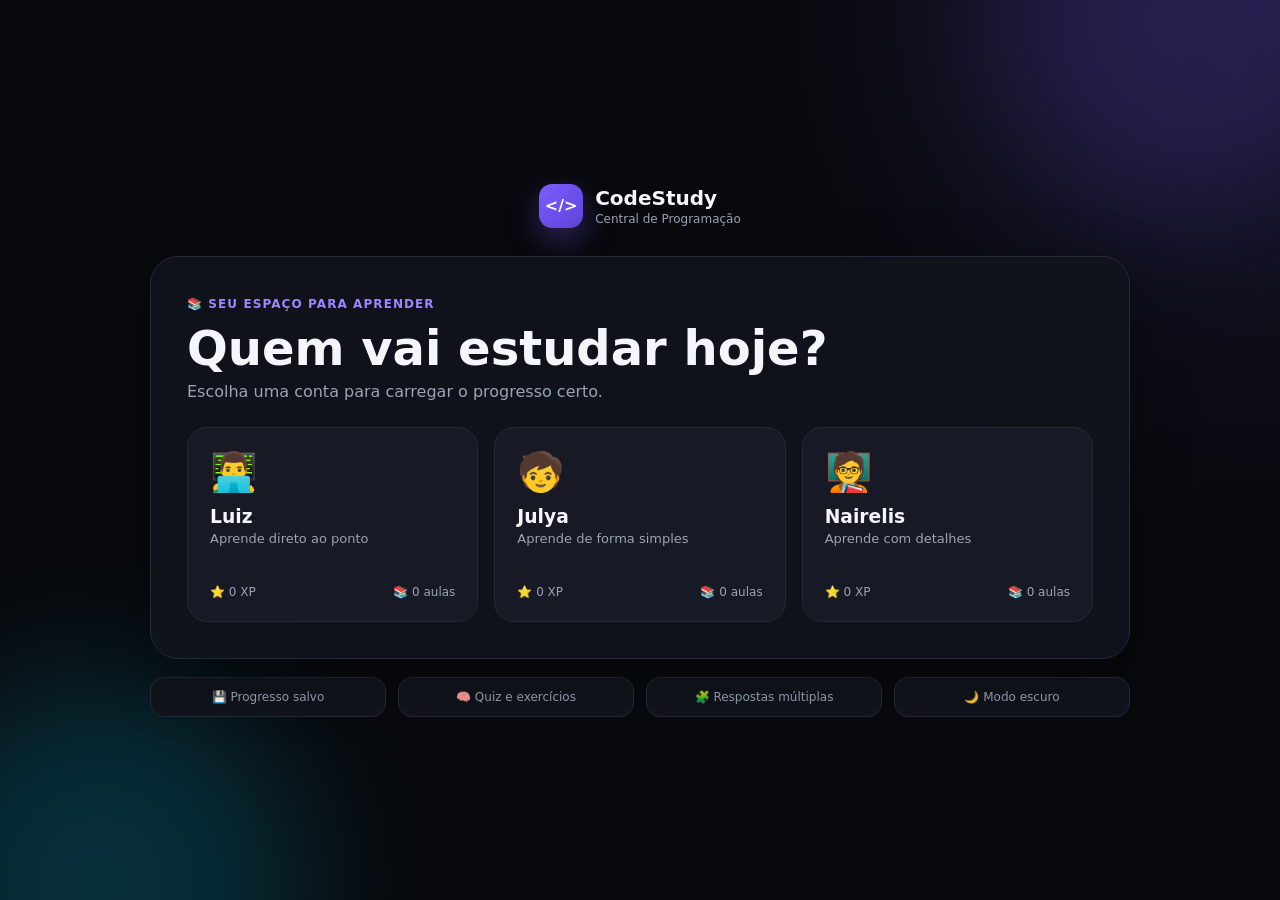
<file: codestudy/index.html>
<!DOCTYPE html>
<html lang="pt-BR">
<head>
  <meta charset="UTF-8" />
  <meta name="viewport" content="width=device-width, initial-scale=1.0" />
  <meta name="theme-color" content="#7c5cff" />
  <title>CodeStudy — Central de Programação</title>
  <link rel="stylesheet" href="style.css" />
</head>
<body>
  <div id="app" class="app">
    <div id="toast" class="toast" role="status" aria-live="polite"></div>

    <section id="profileScreen" class="screen profile-screen active">
      <div class="profile-glow glow-one"></div>
      <div class="profile-glow glow-two"></div>
      <div class="profile-wrap">
        <div class="brand brand-center">
          <div class="brand-mark">&lt;/&gt;</div>
          <div>
            <h1>CodeStudy</h1>
            <p>Central de Programação</p>
          </div>
        </div>

        <div class="hero-card">
          <span class="eyebrow">📚 Seu espaço para aprender</span>
          <h2>Quem vai estudar hoje?</h2>
          <p>Escolha uma conta para carregar o progresso certo.</p>

          <div id="profileOptions" class="profile-grid"></div>

          <button id="continueLastProfile" class="btn btn-ghost hidden">
            ↩ Continuar como <span id="lastProfileName"></span>
          </button>
        </div>

        <div class="feature-row">
          <div>💾 Progresso salvo</div>
          <div>🧠 Quiz e exercícios</div>
          <div>🧩 Respostas múltiplas</div>
          <div>🌙 Modo escuro</div>
        </div>
      </div>
    </section>

    <div id="mainShell" class="main-shell hidden">
      <aside id="sidebar" class="sidebar">
        <div class="sidebar-top">
          <div class="brand">
            <div class="brand-mark">&lt;/&gt;</div>
            <div>
              <strong>CodeStudy</strong>
              <span>Central de Programação</span>
            </div>
          </div>
          <button id="mobileClose" class="icon-btn mobile-only" title="Fechar menu">✕</button>
        </div>

        <div class="current-profile" id="currentProfileCard"></div>

        <nav class="nav-menu">
          <button class="nav-btn active" data-view="dashboard">🏠 <span>Início</span></button>
          <button class="nav-btn" data-view="study">📖 <span>Estudo</span></button>
          <button class="nav-btn" data-view="lessons">🎓 <span>Aulas</span></button>
          <button class="nav-btn" data-view="exercises">🧩 <span>Exercícios</span></button>
          <button class="nav-btn" data-view="quiz">🧠 <span>Quiz</span></button>
          <button class="nav-btn" data-view="progress">📊 <span>Progresso</span></button>
        </nav>

        <div class="sidebar-bottom">
          <button id="themeToggle" class="nav-btn">🌙 <span>Alternar tema</span></button>
          <button id="changeProfile" class="nav-btn">👤 <span>Trocar perfil</span></button>
        </div>
      </aside>

      <main class="content-area">
        <header class="topbar">
          <button id="mobileMenu" class="icon-btn mobile-only" title="Abrir menu">☰</button>
          <div class="topbar-title">
            <div>
              <span class="muted">Olá,</span>
              <strong id="topProfileName">Luiz</strong>
            </div>
            <span id="topProfileTag" class="profile-tag"></span>
          </div>
          <div class="top-actions">
            <button id="searchFocus" class="icon-btn" title="Pesquisar">🔎</button>
            <div class="xp-pill">⭐ <span id="headerXP">0</span> XP</div>
          </div>
        </header>

        <div id="searchBar" class="search-bar hidden">
          <input id="searchInput" type="search" placeholder="Pesquisar linguagem, conceito ou aula..." />
          <button id="searchClose" class="icon-btn">✕</button>
          <div id="searchResults" class="search-results"></div>
        </div>

        <section id="dashboardView" class="view active"></section>
        <section id="studyView" class="view"></section>
        <section id="lessonsView" class="view"></section>
        <section id="exercisesView" class="view"></section>
        <section id="quizView" class="view"></section>
        <section id="progressView" class="view"></section>
      </main>
    </div>

    <div id="modal" class="modal hidden" aria-hidden="true">
      <div class="modal-backdrop" data-close-modal="true"></div>
      <div class="modal-dialog" role="dialog" aria-modal="true" aria-labelledby="modalTitle">
        <button id="modalClose" class="modal-close">✕</button>
        <div id="modalContent"></div>
      </div>
    </div>
  </div>

  <script src="script.js"></script>
</body>
</html>
</file>
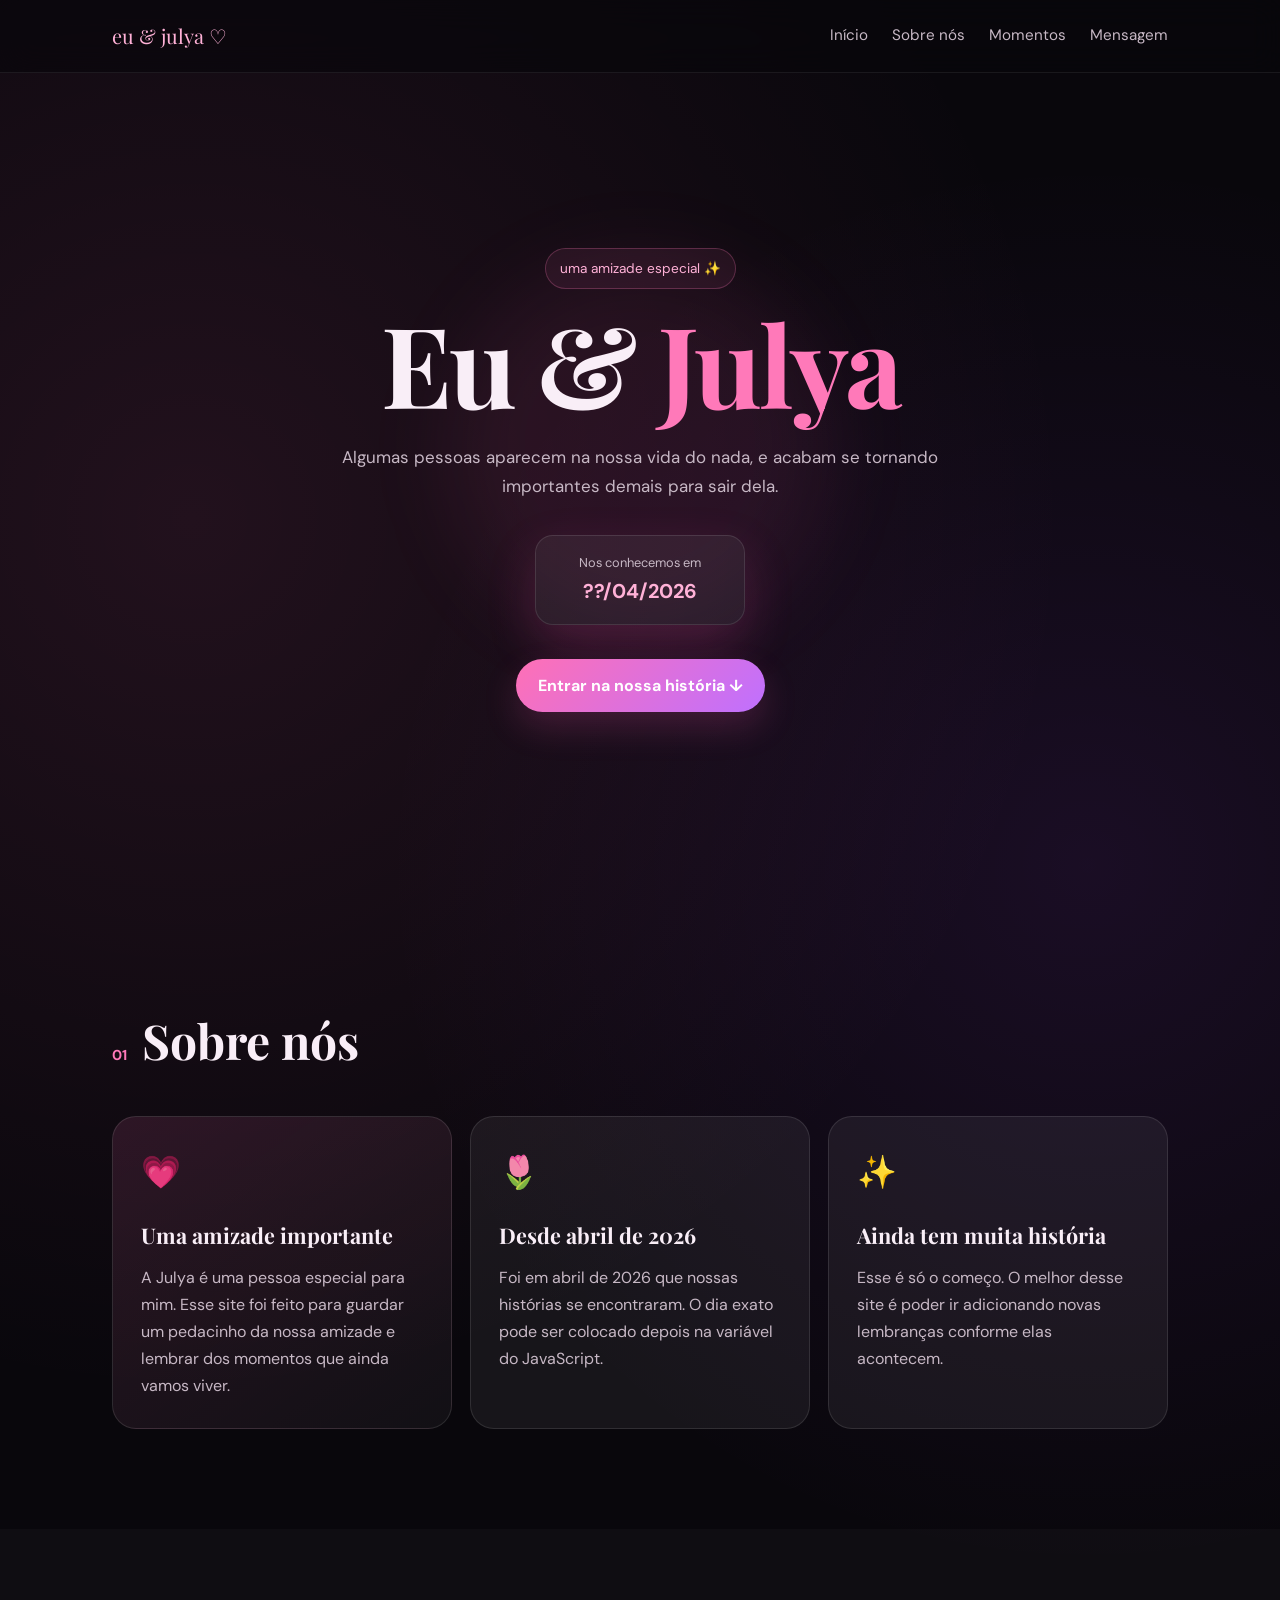
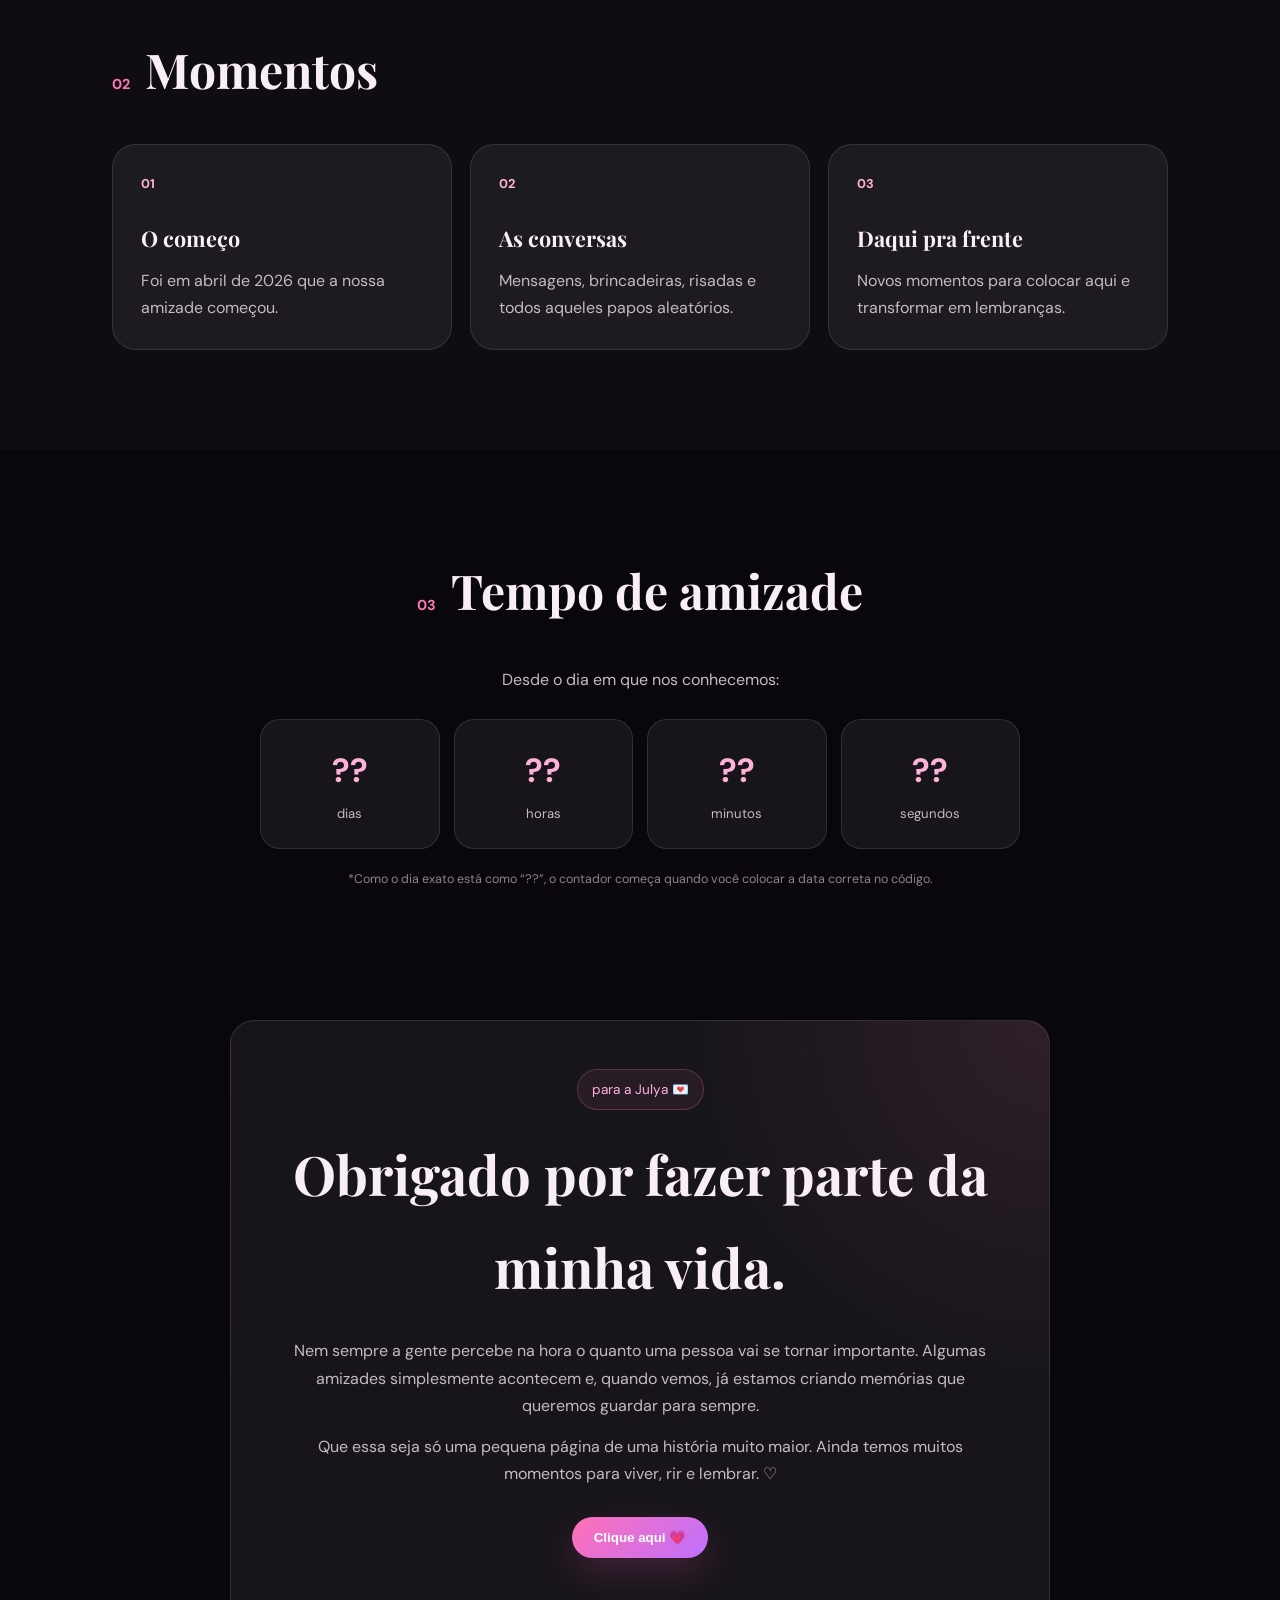
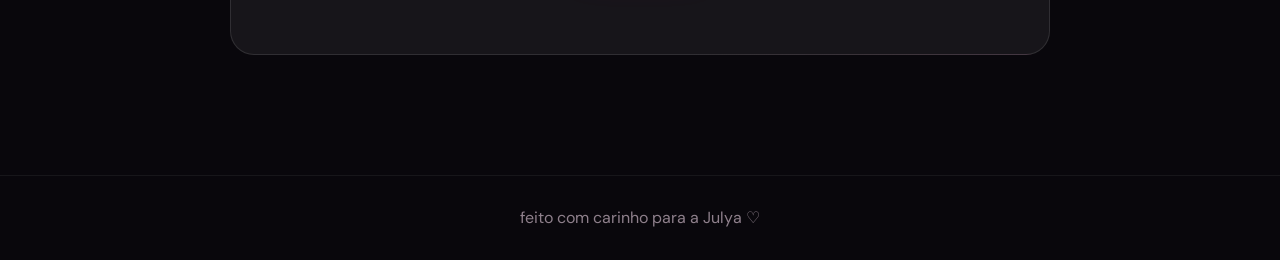
<file: aura/site amzd/index.html>
<!DOCTYPE html>
<html lang="pt-BR">
<head>
  <meta charset="UTF-8">
  <meta name="viewport" content="width=device-width, initial-scale=1.0">
  <title>Eu & Julya 💗</title>
  <link rel="stylesheet" href="style.css">
</head>
<body>
  <div class="hearts"></div>

  <header>
    <nav class="navbar">
      <div class="logo">eu & julya ♡</div>
      <button class="menu-btn" id="menuBtn">☰</button>
      <div class="nav-links" id="navLinks">
        <a href="#inicio">Início</a>
        <a href="#sobre">Sobre nós</a>
        <a href="#momentos">Momentos</a>
        <a href="#mensagem">Mensagem</a>
      </div>
    </nav>
  </header>

  <main>
    <section class="hero" id="inicio">
      <div class="hero-content">
        <span class="tag">uma amizade especial ✨</span>
        <h1>Eu & <span>Julya</span></h1>
        <p class="subtitle">
          Algumas pessoas aparecem na nossa vida do nada,
          e acabam se tornando importantes demais para sair dela.
        </p>

        <div class="date-card">
          <span>Nos conhecemos em</span>
          <strong>??/04/2026</strong>
        </div>

        <a href="#sobre" class="main-btn">Entrar na nossa história ↓</a>
      </div>
    </section>

    <section class="section" id="sobre">
      <div class="section-title">
        <span>01</span>
        <h2>Sobre nós</h2>
      </div>

      <div class="about-grid">
        <div class="card highlight">
          <div class="icon">💗</div>
          <h3>Uma amizade importante</h3>
          <p>
            A Julya é uma pessoa especial para mim. Esse site foi feito
            para guardar um pedacinho da nossa amizade e lembrar dos
            momentos que ainda vamos viver.
          </p>
        </div>

        <div class="card">
          <div class="icon">🌷</div>
          <h3>Desde abril de 2026</h3>
          <p>
            Foi em abril de 2026 que nossas histórias se encontraram.
            O dia exato pode ser colocado depois na variável do JavaScript.
          </p>
        </div>

        <div class="card">
          <div class="icon">✨</div>
          <h3>Ainda tem muita história</h3>
          <p>
            Esse é só o começo. O melhor desse site é poder ir adicionando
            novas lembranças conforme elas acontecem.
          </p>
        </div>
      </div>
    </section>

    <section class="section darker" id="momentos">
      <div class="section-title">
        <span>02</span>
        <h2>Momentos</h2>
      </div>

      <div class="moments">
        <article class="moment">
          <div class="moment-number">01</div>
          <h3>O começo</h3>
          <p>Foi em abril de 2026 que a nossa amizade começou.</p>
        </article>

        <article class="moment">
          <div class="moment-number">02</div>
          <h3>As conversas</h3>
          <p>Mensagens, brincadeiras, risadas e todos aqueles papos aleatórios.</p>
        </article>

        <article class="moment">
          <div class="moment-number">03</div>
          <h3>Daqui pra frente</h3>
          <p>Novos momentos para colocar aqui e transformar em lembranças.</p>
        </article>
      </div>
    </section>

    <section class="section counter-section">
      <div class="section-title center-title">
        <span>03</span>
        <h2>Tempo de amizade</h2>
      </div>

      <p class="counter-text">Desde o dia em que nos conhecemos:</p>

      <div class="counter" id="counter">
        <div class="counter-box"><strong id="days">0</strong><span>dias</span></div>
        <div class="counter-box"><strong id="hours">0</strong><span>horas</span></div>
        <div class="counter-box"><strong id="minutes">0</strong><span>minutos</span></div>
        <div class="counter-box"><strong id="seconds">0</strong><span>segundos</span></div>
      </div>

      <p class="small-note">*Como o dia exato está como “??”, o contador começa quando você colocar a data correta no código.</p>
    </section>

    <section class="section message-section" id="mensagem">
      <div class="message-card">
        <span class="tag">para a Julya 💌</span>
        <h2>Obrigado por fazer parte da minha vida.</h2>
        <p>
          Nem sempre a gente percebe na hora o quanto uma pessoa vai se tornar
          importante. Algumas amizades simplesmente acontecem e, quando vemos,
          já estamos criando memórias que queremos guardar para sempre.
        </p>
        <p>
          Que essa seja só uma pequena página de uma história muito maior.
          Ainda temos muitos momentos para viver, rir e lembrar. ♡
        </p>

        <button class="surprise-btn" id="surpriseBtn">Clique aqui 💗</button>
        <p class="surprise" id="surpriseMessage"></p>
      </div>
    </section>
  </main>

  <footer>
    <p>feito com carinho para a Julya ♡</p>
  </footer>

  <script src="script.js"></script>
</body>
</html>
</file>
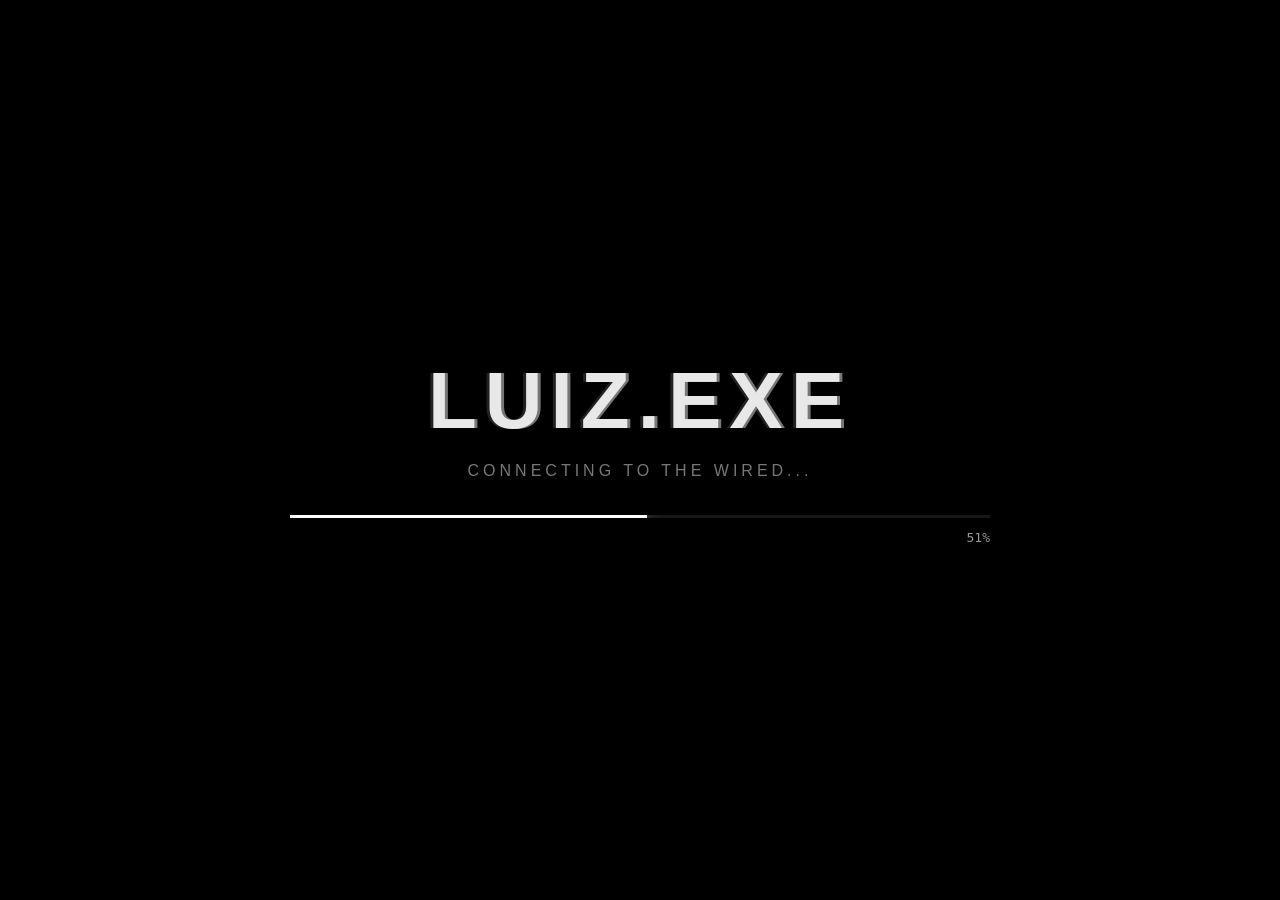
<file: Pessoal/punpun-dev/index.html>
<!DOCTYPE html>

<html lang="pt-BR">
<head>
    <meta charset="UTF-8">
    <meta name="viewport" content="width=device-width, initial-scale=1.0">

```
<title>LUIZ.EXE — Wired</title>

<meta
    name="description"
    content="Um espaço perdido entre a Wired, Lain e Punpun."
>

<style>
    * {
        margin: 0;
        padding: 0;
        box-sizing: border-box;
    }

    html {
        scroll-behavior: smooth;
    }

    body {
        background: #050505;
        color: #e8e8e8;
        font-family: Arial, Helvetica, sans-serif;
        overflow-x: hidden;
    }

    body::before {
        content: "";
        position: fixed;
        inset: 0;
        pointer-events: none;
        z-index: 9998;
        background:
            linear-gradient(
                rgba(255,255,255,0.015) 50%,
                transparent 50%
            );
        background-size: 100% 4px;
        opacity: .18;
    }

    body::after {
        content: "";
        position: fixed;
        inset: 0;
        pointer-events: none;
        z-index: 9997;
        background: radial-gradient(
            circle at center,
            transparent 30%,
            rgba(0,0,0,.75) 100%
        );
    }

    ::selection {
        background: #fff;
        color: #000;
    }

    /* =========================
       LOADING
    ========================= */

    #loading {
        position: fixed;
        inset: 0;
        z-index: 10000;
        background: #000;
        display: flex;
        align-items: center;
        justify-content: center;
        flex-direction: column;
        transition: opacity 1s ease, visibility 1s ease;
    }

    #loading.hidden {
        opacity: 0;
        visibility: hidden;
    }

    .loading-box {
        width: min(700px, 85%);
    }

    .loading-title {
        font-size: clamp(2rem, 7vw, 5rem);
        font-weight: 900;
        letter-spacing: 8px;
        text-align: center;
        text-shadow:
            3px 0 #777,
            -3px 0 #222;
        animation: glitch 1s infinite;
    }

    .loading-subtitle {
        text-align: center;
        color: #777;
        margin-top: 15px;
        letter-spacing: 4px;
    }

    .loading-bar {
        width: 100%;
        height: 3px;
        background: #171717;
        margin-top: 35px;
        overflow: hidden;
    }

    .loading-progress {
        width: 0%;
        height: 100%;
        background: #fff;
        box-shadow: 0 0 15px #fff;
        transition: width .15s linear;
    }

    .loading-percent {
        margin-top: 12px;
        text-align: right;
        font-family: monospace;
        color: #999;
    }

    /* =========================
       INTRO
    ========================= */

    #intro {
        position: fixed;
        inset: 0;
        z-index: 9000;
        background: #030303;
        display: none;
        align-items: center;
        justify-content: center;
        text-align: center;
        padding: 30px;
    }

    .intro-content {
        max-width: 800px;
    }

    .intro-symbol {
        font-size: 5rem;
        color: #aaa;
        animation: pulse 2s infinite;
    }

    .intro-content h1 {
        font-size: clamp(3rem, 10vw, 8rem);
        letter-spacing: 15px;
        margin: 20px 0;
        text-transform: uppercase;
    }

    .intro-content p {
        color: #777;
        max-width: 600px;
        margin: auto;
        line-height: 1.8;
    }

    .enter-btn {
        margin-top: 35px;
        padding: 16px 40px;
        background: transparent;
        border: 1px solid #888;
        color: white;
        cursor: pointer;
        letter-spacing: 5px;
        transition: .3s;
    }

    .enter-btn:hover {
        background: white;
        color: black;
        box-shadow: 0 0 30px rgba(255,255,255,.3);
    }

    /* =========================
       SITE
    ========================= */

    #site {
        display: none;
    }

    header {
        position: fixed;
        top: 0;
        left: 0;
        width: 100%;
        height: 70px;
        z-index: 5000;
        display: flex;
        align-items: center;
        justify-content: space-between;
        padding: 0 6%;
        background: rgba(0,0,0,.7);
        backdrop-filter: blur(12px);
        border-bottom: 1px solid #171717;
    }

    .logo {
        font-family: monospace;
        font-size: 20px;
        font-weight: bold;
        letter-spacing: 4px;
    }

    .logo span {
        color: #666;
    }

    nav {
        display: flex;
        gap: 25px;
    }

    nav a {
        color: #777;
        text-decoration: none;
        font-size: 12px;
        letter-spacing: 2px;
        transition: .3s;
    }

    nav a:hover {
        color: white;
    }

    /* =========================
       HERO
    ========================= */

    .hero {
        min-height: 100vh;
        position: relative;
        display: flex;
        align-items: center;
        padding: 120px 8% 80px;
        overflow: hidden;
    }

    .hero::before {
        content: "WIRED";
        position: absolute;
        font-size: clamp(8rem, 25vw, 30rem);
        font-weight: 900;
        color: rgba(255,255,255,.015);
        right: -5%;
        bottom: -5%;
        pointer-events: none;
    }

    .hero-content {
        max-width: 850px;
        position: relative;
        z-index: 2;
    }

    .small-text {
        color: #666;
        letter-spacing: 5px;
        font-family: monospace;
        margin-bottom: 20px;
    }

    .hero h1 {
        font-size: clamp(4rem, 12vw, 11rem);
        line-height: .8;
        letter-spacing: -8px;
        text-transform: uppercase;
        text-shadow:
            5px 0 rgba(255,255,255,.08),
            -5px 0 rgba(255,255,255,.04);
    }

    .hero h1 span {
        display: block;
        color: #555;
    }

    .hero-description {
        max-width: 650px;
        margin-top: 35px;
        color: #888;
        line-height: 1.8;
        font-size: 16px;
    }

    .hero-buttons {
        margin-top: 35px;
        display: flex;
        gap: 15px;
        flex-wrap: wrap;
    }

    .hero-btn {
        padding: 14px 25px;
        border: 1px solid #444;
        color: white;
        text-decoration: none;
        font-size: 12px;
        letter-spacing: 3px;
        transition: .3s;
    }

    .hero-btn:hover {
        background: white;
        color: black;
        border-color: white;
    }

    .scroll {
        position: absolute;
        bottom: 35px;
        left: 8%;
        color: #555;
        font-family: monospace;
        font-size: 11px;
        letter-spacing: 3px;
        animation: bounce 2s infinite;
    }

    /* =========================
       SECTIONS
    ========================= */

    section {
        padding: 120px 8%;
        border-top: 1px solid #111;
    }

    .section-label {
        color: #555;
        font-family: monospace;
        letter-spacing: 4px;
        margin-bottom: 15px;
    }

    .section-title {
        font-size: clamp(2.5rem, 7vw, 6rem);
        text-transform: uppercase;
        letter-spacing: -3px;
        margin-bottom: 50px;
    }

    /* =========================
       CHARACTERS
    ========================= */

    .characters {
        display: grid;
        grid-template-columns: repeat(2, 1fr);
        gap: 25px;
    }

    .character {
        position: relative;
        min-height: 500px;
        overflow: hidden;
        border: 1px solid #222;
        background: #090909;
    }

    .character img {
        width: 100%;
        height: 100%;
        min-height: 500px;
        object-fit: cover;
        display: block;
        filter: grayscale(100%);
        transition: .7s;
    }

    .character:hover img {
        transform: scale(1.06);
        filter: grayscale(20%);
    }

    .character-info {
        position: absolute;
        left: 0;
        right: 0;
        bottom: 0;
        padding: 35px;
        background: linear-gradient(
            transparent,
            rgba(0,0,0,.95)
        );
    }

    .character-info h3 {
        font-size: 40px;
        margin-bottom: 8px;
    }

    .character-info p {
        color: #999;
        line-height: 1.6;
    }

    /* =========================
       FRASES
    ========================= */

    .quote-box {
        min-height: 400px;
        border: 1px solid #222;
        display: flex;
        align-items: center;
        justify-content: center;
        padding: 50px;
        text-align: center;
        background:
            radial-gradient(
                circle,
                #151515 0%,
                #050505 70%
            );
        position: relative;
        overflow: hidden;
    }

    .quote-box::before {
        content: "“";
        position: absolute;
        font-size: 25rem;
        color: rgba(255,255,255,.02);
        top: -130px;
        left: 20px;
    }

    #quote {
        position: relative;
        z-index: 2;
        max-width: 900px;
        font-size: clamp(1.5rem, 4vw, 3.5rem);
        line-height: 1.4;
        color: #ddd;
    }

    .quote-number {
        margin-top: 30px;
        color: #555;
        font-family: monospace;
    }

    .quote-btn {
        margin-top: 30px;
        padding: 12px 25px;
        background: transparent;
        color: white;
        border: 1px solid #333;
        cursor: pointer;
    }

    .quote-btn:hover {
        background: white;
        color: black;
    }

    /* =========================
       ABOUT
    ========================= */

    .about-grid {
        display: grid;
        grid-template-columns: 1fr 1fr;
        gap: 80px;
    }

    .about-text {
        color: #888;
        line-height: 2;
        font-size: 17px;
    }

    .terminal-card {
        border: 1px solid #222;
        padding: 25px;
        background: #080808;
        font-family: monospace;
        color: #777;
    }

    .terminal-top {
        display: flex;
        gap: 7px;
        margin-bottom: 25px;
    }

    .dot {
        width: 9px;
        height: 9px;
        border-radius: 50%;
        background: #444;
    }

    .terminal-line {
        margin: 12px 0;
    }

    .terminal-line span {
        color: #ddd;
    }

    /* =========================
       PROJECTS
    ========================= */

    .projects {
        display: grid;
        grid-template-columns: repeat(3, 1fr);
        gap: 20px;
    }

    .project {
        min-height: 230px;
        padding: 30px;
        border: 1px solid #222;
        background: #080808;
        transition: .3s;
    }

    .project:hover {
        transform: translateY(-8px);
        border-color: #555;
    }

    .project-number {
        color: #444;
        font-family: monospace;
    }

    .project h3 {
        margin-top: 50px;
        font-size: 25px;
    }

    .project p {
        margin-top: 12px;
        color: #666;
        line-height: 1.6;
    }

    /* =========================
       FOOTER
    ========================= */

    footer {
        padding: 70px 8%;
        border-top: 1px solid #111;
        display: flex;
        justify-content: space-between;
        gap: 30px;
        flex-wrap: wrap;
        color: #555;
        font-family: monospace;
    }

    .footer-logo {
        color: #aaa;
        font-size: 20px;
        letter-spacing: 3px;
    }

    /* =========================
       EFFECTS
    ========================= */

    .glitch {
        animation: glitch 3s infinite;
    }

    @keyframes glitch {
        0%, 90%, 100% {
            transform: translate(0);
        }

        92% {
            transform: translate(-3px, 2px);
        }

        94% {
            transform: translate(3px, -2px);
        }

        96% {
            transform: translate(-2px, 1px);
        }
    }

    @keyframes pulse {
        0%, 100% {
            opacity: .4;
        }

        50% {
            opacity: 1;
        }
    }

    @keyframes bounce {
        0%, 100% {
            transform: translateY(0);
        }

        50% {
            transform: translateY(10px);
        }
    }

    @media (max-width: 850px) {
        nav {
            display: none;
        }

        .characters,
        .about-grid,
        .projects {
            grid-template-columns: 1fr;
        }

        .hero h1 {
            letter-spacing: -4px;
        }

        .character {
            min-height: 400px;
        }

        .character img {
            min-height: 400px;
        }
    }
</style>
```

</head>

<body>

```
<!-- =========================
     LOADING
========================= -->

<div id="loading">
    <div class="loading-box">

        <div class="loading-title">
            LUIZ.EXE
        </div>

        <div class="loading-subtitle">
            CONNECTING TO THE WIRED...
        </div>

        <div class="loading-bar">
            <div class="loading-progress" id="progress"></div>
        </div>

        <div class="loading-percent" id="percent">
            0%
        </div>

    </div>
</div>


<!-- =========================
     INTRO
========================= -->

<div id="intro">

    <div class="intro-content">

        <div class="intro-symbol">
            ◉
        </div>

        <h1 class="glitch">
            WIRED
        </h1>

        <p>
            Talvez você esteja aqui por acaso.
            Talvez não exista acaso.
            Entre na rede e descubra o que existe
            depois da tela.
        </p>

        <button class="enter-btn" id="enterBtn">
            ENTRAR
        </button>

    </div>

</div>


<!-- =========================
     SITE
========================= -->

<div id="site">

    <header>

        <div class="logo">
            LUIZ<span>.EXE</span>
        </div>

        <nav>
            <a href="#home">HOME</a>
            <a href="#characters">PERSONAGENS</a>
            <a href="#quotes">FRASES</a>
            <a href="#about">SOBRE</a>
            <a href="#projects">PROJETOS</a>
        </nav>

    </header>


    <!-- =========================
         HOME
    ========================= -->

    <main id="home">

        <section class="hero">

            <div class="hero-content">

                <div class="small-text">
                    SYSTEM // 001
                </div>

                <h1 class="glitch">
                    GOOD<br>
                    NIGHT
                    <span>WIRED.</span>
                </h1>

                <p class="hero-description">
                    Um pequeno espaço perdido entre a realidade,
                    a internet e aquilo que existe dentro da cabeça.
                    Inspirado por Serial Experiments Lain,
                    Goodnight Punpun e pela estética de uma internet
                    que parece ter sido abandonada.
                </p>

                <div class="hero-buttons">

                    <a class="hero-btn" href="#characters">
                        EXPLORE
                    </a>

                    <a class="hero-btn" href="#quotes">
                        FRASES
                    </a>

                </div>

            </div>

            <div class="scroll">
                ↓ SCROLL TO CONNECT
            </div>

        </section>


        <!-- =========================
             PERSONAGENS
        ========================= -->

        <section id="characters">

            <div class="section-label">
                01 // CHARACTERS
            </div>

            <h2 class="section-title">
                Eles estão aqui.
            </h2>

            <div class="characters">

                <article class="character">

                    <img
                        src="./assets/punpun1.jpg"
                        alt="Punpun"
                        loading="lazy"
                    >

                    <div class="character-info">

                        <h3>Punpun</h3>

                        <p>
                            Um personagem que observa o mundo
                            através de uma perspectiva estranha,
                            silenciosa e profundamente humana.
                        </p>

                    </div>

                </article>


                <article class="character">

                    <img
                        src="./assets/punpun2.jpg"
                        alt="Punpun"
                        loading="lazy"
                    >

                    <div class="character-info">

                        <h3>Another side</h3>

                        <p>
                            Entre lembranças, pensamentos e
                            uma realidade que nem sempre parece
                            fazer sentido.
                        </p>

                    </div>

                </article>

            </div>

        </section>


        <!-- =========================
             FRASES
        ========================= -->

        <section id="quotes">

            <div class="section-label">
                02 // THOUGHTS
            </div>

            <h2 class="section-title">
                Dentro da cabeça.
            </h2>

            <div class="quote-box">

                <div>

                    <div id="quote">
                        A conexão começou.
                    </div>

                    <div
                        class="quote-number"
                        id="quoteNumber"
                    >
                        MEMORY 001
                    </div>

                    <button
                        class="quote-btn"
                        id="nextQuote"
                    >
                        PRÓXIMA MEMÓRIA →
                    </button>

                </div>

            </div>

        </section>


        <!-- =========================
             SOBRE
        ========================= -->

        <section id="about">

            <div class="section-label">
                03 // SYSTEM
            </div>

            <h2 class="section-title">
                Quem está aqui?
            </h2>

            <div class="about-grid">

                <div class="about-text">

                    <p>
                        Este site é uma experiência pessoal
                        feita para juntar algumas coisas que
                        fazem parte da minha internet.
                    </p>

                    <br>

                    <p>
                        Lain, Punpun, estética glitch,
                        programação, imagens e projetos.
                        Nada precisa fazer sentido o tempo todo.
                    </p>

                    <br>

                    <p>
                        A ideia é simplesmente entrar,
                        explorar e deixar a página te levar
                        para algum lugar.
                    </p>

                </div>


                <div class="terminal-card">

                    <div class="terminal-top">
                        <div class="dot"></div>
                        <div class="dot"></div>
                        <div class="dot"></div>
                    </div>

                    <div class="terminal-line">
                        &gt; booting system...
                    </div>

                    <div class="terminal-line">
                        &gt; user:
                        <span>luiz</span>
                    </div>

                    <div class="terminal-line">
                        &gt; status:
                        <span>connected</span>
                    </div>

                    <div class="terminal-line">
                        &gt; reality:
                        <span>unstable</span>
                    </div>

                    <div class="terminal-line">
                        &gt; wired:
                        <span>online</span>
                    </div>

                    <div class="terminal-line">
                        &gt; connection:
                        <span>██████████ 100%</span>
                    </div>

                </div>

            </div>

        </section>


        <!-- =========================
             PROJETOS
        ========================= -->

        <section id="projects">

            <div class="section-label">
                04 // PROJECTS
            </div>

            <h2 class="section-title">
                Arquivos.
            </h2>

            <div class="projects">

                <article class="project">

                    <div class="project-number">
                        FILE_001
                    </div>

                    <h3>Punpun Dev</h3>

                    <p>
                        Projeto principal do universo
                        desse site.
                    </p>

                </article>


                <article class="project">

                    <div class="project-number">
                        FILE_002
                    </div>

                    <h3>JavaScript</h3>

                    <p>
                        Experimentos, efeitos e pequenas
                        experiências feitas na web.
                    </p>

                </article>


                <article class="project">

                    <div class="project-number">
                        FILE_003
                    </div>

                    <h3>Future</h3>

                    <p>
                        Ainda não existe.
                        Talvez esteja sendo criado agora.
                    </p>

                </article>

            </div>

        </section>

    </main>


    <!-- =========================
         FOOTER
    ========================= -->

    <footer>

        <div>
            <div class="footer-logo">
                LUIZ.EXE
            </div>

            <p>
                CONNECTION TERMINATED?
            </p>
        </div>

        <div>
            © 2026 // THE WIRED
        </div>

    </footer>

</div>


<!-- =========================
     JAVASCRIPT
========================= -->

<script>

    /* =========================
       LOADING
    ========================= */

    const loading = document.getElementById("loading");
    const progress = document.getElementById("progress");
    const percent = document.getElementById("percent");
    const intro = document.getElementById("intro");
    const site = document.getElementById("site");
    const enterBtn = document.getElementById("enterBtn");

    let loadingValue = 0;

    const loadingInterval = setInterval(() => {

        loadingValue += Math.floor(Math.random() * 8) + 2;

        if (loadingValue >= 100) {

            loadingValue = 100;

            clearInterval(loadingInterval);

            setTimeout(() => {

                loading.classList.add("hidden");

                setTimeout(() => {
                    intro.style.display = "flex";
                }, 700);

            }, 500);

        }

        progress.style.width = loadingValue + "%";
        percent.textContent = loadingValue + "%";

    }, 120);


    /* =========================
       ENTER SITE
    ========================= */

    enterBtn.addEventListener("click", () => {

        intro.style.opacity = "0";

        setTimeout(() => {

            intro.style.display = "none";
            site.style.display = "block";

            window.scrollTo({
                top: 0,
                behavior: "instant"
            });

        }, 800);

    });


    /* =========================
       QUOTES
    ========================= */

    const quotes = [

        "A conexão começou antes mesmo de você perceber.",

        "Talvez a realidade seja apenas outra interface.",

        "Você está sozinho mesmo quando está conectado.",

        "Nem tudo que está na tela precisa ser entendido.",

        "Existe um lugar onde pensamentos e dados se misturam.",

        "A Wired nunca esteve realmente desligada.",

        "Algumas memórias permanecem mesmo depois que tudo acaba.",

        "Talvez olhar para dentro seja mais estranho do que olhar para fora.",

        "Você entrou. Agora não existe botão para voltar ao começo.",

        "Quem está olhando para quem através dessa tela?"

    ];

    let currentQuote = 0;

    const quoteElement = document.getElementById("quote");
    const quoteNumber = document.getElementById("quoteNumber");
    const nextQuote = document.getElementById("nextQuote");

    nextQuote.addEventListener("click", () => {

        currentQuote++;

        if (currentQuote >= quotes.length) {
            currentQuote = 0;
        }

        quoteElement.style.opacity = "0";
        quoteElement.style.transform = "translateY(10px)";

        setTimeout(() => {

            quoteElement.textContent = quotes[currentQuote];

            quoteNumber.textContent =
                "MEMORY " +
                String(currentQuote + 1).padStart(3, "0");

            quoteElement.style.opacity = "1";
            quoteElement.style.transform = "translateY(0)";

        }, 250);

    });


    /* =========================
       GLITCH RANDOM
    ========================= */

    const glitchElements =
        document.querySelectorAll(".glitch");

    setInterval(() => {

        glitchElements.forEach(element => {

            if (Math.random() > 0.7) {

                element.style.transform =
                    `translate(
                        ${Math.random() * 6 - 3}px,
                        ${Math.random() * 4 - 2}px
                    )`;

                setTimeout(() => {
                    element.style.transform = "";
                }, 100);

            }

        });

    }, 700);


    /* =========================
       MOUSE EFFECT
    ========================= */

    document.addEventListener("mousemove", (event) => {

        const x =
            (event.clientX / window.innerWidth - 0.5) * 2;

        const y =
            (event.clientY / window.innerHeight - 0.5) * 2;

        const hero =
            document.querySelector(".hero-content");

        if (hero) {

            hero.style.transform =
                `translate(${x * 3}px, ${y * 3}px)`;

        }

    });


    /* =========================
       CONSOLE
    ========================= */

    console.log(
        "%c LUIZ.EXE ",
        "background:#000;color:#fff;font-size:20px;padding:10px;"
    );

    console.log(
        "Connection to the Wired established."
    );

</script>
```

</body>
</html>
</file>
<file: codestudy/style.css>
:root {
  --bg: #08090d;
  --bg-soft: #0f1118;
  --panel: #11141c;
  --panel-2: #171a24;
  --border: #242938;
  --text: #f4f6fb;
  --muted: #9ba3b5;
  --accent: #7c5cff;
  --accent-2: #9d87ff;
  --success: #45d483;
  --warning: #ffbf4b;
  --danger: #ff6477;
  --shadow: 0 18px 60px rgba(0,0,0,.35);
  --radius: 20px;
  --radius-sm: 14px;
}

body.light {
  --bg: #f4f6fb;
  --bg-soft: #ffffff;
  --panel: #ffffff;
  --panel-2: #eef1f8;
  --border: #dde2ee;
  --text: #161925;
  --muted: #657087;
  --shadow: 0 18px 50px rgba(45, 60, 90, .13);
}

* { box-sizing: border-box; }
html { scroll-behavior: smooth; }
body {
  margin: 0;
  min-height: 100vh;
  background: radial-gradient(circle at top right, rgba(124,92,255,.12), transparent 35%), var(--bg);
  color: var(--text);
  font-family: Inter, ui-sans-serif, system-ui, -apple-system, BlinkMacSystemFont, "Segoe UI", sans-serif;
}
button, input, select { font: inherit; }
button { cursor: pointer; }
.hidden { display: none !important; }
.mobile-only { display: none; }

.app { min-height: 100vh; }
.toast {
  position: fixed;
  top: 20px;
  right: 20px;
  z-index: 1000;
  background: var(--panel-2);
  border: 1px solid var(--border);
  color: var(--text);
  padding: 12px 16px;
  border-radius: 12px;
  opacity: 0;
  transform: translateY(-10px);
  pointer-events: none;
  transition: .25s ease;
  box-shadow: var(--shadow);
}
.toast.show { opacity: 1; transform: translateY(0); }

.profile-screen {
  min-height: 100vh;
  position: relative;
  display: grid;
  place-items: center;
  padding: 40px 20px;
  overflow: hidden;
}
.profile-glow {
  position: absolute;
  width: 400px;
  height: 400px;
  border-radius: 50%;
  filter: blur(70px);
  opacity: .18;
  pointer-events: none;
}
.glow-one { background: var(--accent); top: -180px; right: -100px; }
.glow-two { background: #00d4ff; bottom: -180px; left: -100px; }
.profile-wrap { width: min(980px, 100%); position: relative; z-index: 1; }
.brand { display: flex; align-items: center; gap: 12px; }
.brand-center { justify-content: center; margin-bottom: 28px; }
.brand-mark {
  width: 44px;
  height: 44px;
  border-radius: 13px;
  display: grid;
  place-items: center;
  font-weight: 800;
  background: linear-gradient(135deg, var(--accent), #5f45d9);
  color: white;
  box-shadow: 0 12px 30px rgba(124,92,255,.34);
}
.brand strong, .brand h1 { display: block; margin: 0; font-size: 20px; }
.brand span, .brand p { display: block; margin: 2px 0 0; color: var(--muted); font-size: 12px; }

.hero-card {
  background: rgba(17,20,28,.9);
  border: 1px solid var(--border);
  border-radius: 28px;
  padding: 36px;
  box-shadow: var(--shadow);
  backdrop-filter: blur(12px);
}
body.light .hero-card { background: rgba(255,255,255,.92); }
.eyebrow {
  display: inline-block;
  color: var(--accent-2);
  font-size: 12px;
  font-weight: 700;
  text-transform: uppercase;
  letter-spacing: .09em;
}
.hero-card h2 { margin: 8px 0 6px; font-size: clamp(30px, 6vw, 48px); }
.hero-card > p { margin: 0 0 26px; color: var(--muted); }
.profile-grid { display: grid; grid-template-columns: repeat(3, 1fr); gap: 16px; }
.profile-option {
  background: var(--panel-2);
  border: 1px solid var(--border);
  border-radius: 20px;
  padding: 22px;
  text-align: left;
  color: var(--text);
  transition: .2s ease;
}
.profile-option:hover { transform: translateY(-4px); border-color: var(--accent); }
.avatar { font-size: 38px; margin-bottom: 12px; }
.profile-option h3 { margin: 0 0 4px; }
.profile-option p { margin: 0; color: var(--muted); font-size: 13px; min-height: 36px; }
.profile-stats { margin-top: 18px; display: flex; justify-content: space-between; gap: 8px; color: var(--muted); font-size: 12px; }
.feature-row { display: grid; grid-template-columns: repeat(4,1fr); gap: 12px; margin-top: 18px; }
.feature-row > div { padding: 12px 14px; border: 1px solid var(--border); background: var(--panel); border-radius: 14px; color: var(--muted); font-size: 12px; text-align: center; }
.btn {
  border: 0;
  border-radius: 12px;
  padding: 12px 16px;
  font-weight: 700;
  color: white;
}
.btn-primary { background: linear-gradient(135deg,var(--accent),#5d45d8); }
.btn-secondary { background: var(--panel-2); color: var(--text); border: 1px solid var(--border); }
.btn-ghost { background: transparent; border: 1px solid var(--border); color: var(--muted); margin-top: 16px; width: 100%; }

.main-shell { min-height: 100vh; display: flex; }
.sidebar {
  width: 260px;
  min-height: 100vh;
  background: rgba(12,14,20,.95);
  border-right: 1px solid var(--border);
  padding: 20px 14px;
  display: flex;
  flex-direction: column;
  position: sticky;
  top: 0;
  height: 100vh;
}
body.light .sidebar { background: #fff; }
.sidebar-top { display:flex; align-items:center; justify-content:space-between; padding: 0 8px 18px; }
.current-profile {
  display: flex; align-items:center; gap: 10px; padding: 12px; border:1px solid var(--border); background:var(--panel); border-radius:15px; margin-bottom: 14px;
}
.current-profile .mini-avatar { font-size: 28px; }
.current-profile strong { display:block; font-size: 13px; }
.current-profile small { color: var(--muted); }
.nav-menu { display:flex; flex-direction:column; gap:6px; }
.nav-btn {
  width: 100%;
  text-align: left;
  background: transparent;
  border: 1px solid transparent;
  color: var(--muted);
  padding: 12px;
  border-radius: 12px;
  display: flex;
  align-items: center;
  gap: 10px;
}
.nav-btn:hover, .nav-btn.active { background: var(--panel-2); color: var(--text); border-color: var(--border); }
.nav-btn.active { box-shadow: inset 3px 0 0 var(--accent); }
.sidebar-bottom { margin-top:auto; display:flex; flex-direction:column; gap:6px; }

.content-area { flex: 1; min-width: 0; }
.topbar {
  min-height: 74px;
  padding: 14px 28px;
  border-bottom: 1px solid var(--border);
  display:flex; align-items:center; justify-content:space-between; gap:16px;
  position: sticky; top:0; z-index:20; background: color-mix(in srgb, var(--bg) 90%, transparent); backdrop-filter: blur(12px);
}
.topbar-title { display:flex; align-items:center; gap:12px; }
.topbar-title .muted { display:block; color:var(--muted); font-size:11px; }
.topbar-title strong { font-size:15px; }
.profile-tag { padding: 5px 9px; border:1px solid var(--border); border-radius:999px; color:var(--muted); font-size:11px; }
.top-actions { display:flex; align-items:center; gap:8px; }
.icon-btn { width:40px; height:40px; border:1px solid var(--border); border-radius:12px; background:var(--panel); color:var(--text); }
.xp-pill { padding: 10px 14px; border:1px solid var(--border); border-radius:12px; background:var(--panel); font-weight:700; font-size:13px; }
.search-bar { padding: 10px 28px 16px; border-bottom:1px solid var(--border); position:relative; }
.search-bar input { width:100%; padding:13px 46px 13px 14px; border:1px solid var(--border); border-radius:14px; background:var(--panel); color:var(--text); outline:none; }
.search-bar > .icon-btn { position:absolute; right:36px; top:16px; width:34px; height:34px; }
.search-results { margin-top:10px; display:grid; gap:8px; }
.search-item { padding:12px 14px; background:var(--panel); border:1px solid var(--border); border-radius:12px; cursor:pointer; }
.search-item strong { display:block; }
.search-item small { color:var(--muted); }

.view { display:none; padding: 30px 28px 50px; }
.view.active { display:block; }
.page-title { display:flex; justify-content:space-between; gap:20px; align-items:end; margin-bottom:22px; }
.page-title h1 { margin:0 0 5px; font-size:30px; }
.page-title p { margin:0; color:var(--muted); }
.grid { display:grid; gap:16px; }
.grid-2 { grid-template-columns: repeat(2,minmax(0,1fr)); }
.grid-3 { grid-template-columns: repeat(3,minmax(0,1fr)); }
.grid-4 { grid-template-columns: repeat(4,minmax(0,1fr)); }
.card {
  background: var(--panel);
  border: 1px solid var(--border);
  border-radius: var(--radius);
  padding: 20px;
  box-shadow: 0 6px 25px rgba(0,0,0,.08);
}
.card h3 { margin:0 0 8px; }
.card p { color:var(--muted); margin:0; line-height:1.55; }
.hero-banner {
  padding:28px;
  border-radius:24px;
  background: linear-gradient(135deg, rgba(124,92,255,.2), rgba(0,212,255,.05));
  border:1px solid var(--border);
  margin-bottom:18px;
}
.hero-banner h2 { margin:0 0 7px; font-size:30px; }
.hero-banner p { max-width: 750px; color:var(--muted); margin:0; }
.progress-bar { width:100%; height:9px; background:var(--panel-2); border-radius:999px; overflow:hidden; }
.progress-fill { height:100%; background:linear-gradient(90deg,var(--accent),#a68fff); border-radius:999px; }
.stat { display:flex; align-items:center; justify-content:space-between; gap:12px; }
.stat strong { font-size:28px; }
.stat span { color:var(--muted); font-size:12px; }
.lang-card { cursor:pointer; transition:.2s; position:relative; overflow:hidden; }
.lang-card:hover { transform:translateY(-4px); border-color: var(--accent); }
.lang-icon { font-size:32px; margin-bottom:12px; }
.lang-title { display:flex; justify-content:space-between; align-items:center; gap:8px; }
.lang-title h3 { margin:0; }
.percent { color:var(--accent-2); font-size:12px; font-weight:700; }
.small-label { color:var(--muted); font-size:12px; }

.topic-list { display:grid; gap:10px; }
.topic-item {
  display:flex; justify-content:space-between; align-items:center; gap:12px;
  padding:14px; border:1px solid var(--border); border-radius:14px; background:var(--panel-2);
}
.topic-item button { flex-shrink:0; }
.topic-left { display:flex; align-items:center; gap:12px; min-width:0; }
.topic-number { width:34px; height:34px; border-radius:10px; display:grid; place-items:center; background:rgba(124,92,255,.12); color:var(--accent-2); font-weight:800; }
.topic-left > div:last-child { min-width:0; }
.topic-left strong { display:block; white-space:nowrap; overflow:hidden; text-overflow:ellipsis; }
.topic-left small { color:var(--muted); }

.lesson-header { display:flex; align-items:center; justify-content:space-between; gap:12px; margin-bottom:18px; }
.lesson-content { max-width:900px; }
.lesson-content h2 { margin-top:0; }
.lesson-content h3 { margin-top:26px; }
.lesson-content p, .lesson-content li { color:var(--muted); line-height:1.7; }
.lesson-content pre {
  background:#080b11; color:#eaf0ff; padding:18px; border-radius:16px; overflow:auto; border:1px solid #1e2637; font-size:13px; line-height:1.6;
}
body.light .lesson-content pre { background:#111522; }
.note { padding:14px; border-left:3px solid var(--accent); background:rgba(124,92,255,.08); border-radius:0 12px 12px 0; margin:16px 0; color:var(--text); }

.answer-input { width:100%; padding:13px 14px; background:var(--panel-2); color:var(--text); border:1px solid var(--border); border-radius:12px; outline:none; }
.answer-input:focus { border-color:var(--accent); }
.exercise-meta { display:flex; justify-content:space-between; color:var(--muted); font-size:12px; margin-bottom:12px; }
.answer-feedback { margin-top:12px; padding:12px; border-radius:12px; display:none; }
.answer-feedback.show { display:block; }
.answer-feedback.correct { background:rgba(69,212,131,.1); border:1px solid rgba(69,212,131,.25); color:#88efb3; }
.answer-feedback.wrong { background:rgba(255,100,119,.1); border:1px solid rgba(255,100,119,.25); color:#ff9baa; }
.choice-list { display:grid; gap:10px; }
.choice-btn { text-align:left; border:1px solid var(--border); background:var(--panel-2); color:var(--text); padding:14px; border-radius:12px; }
.choice-btn:hover { border-color:var(--accent); }
.choice-btn.selected { border-color:var(--accent); background:rgba(124,92,255,.12); }

.level-card { cursor:pointer; }
.level-card.locked { opacity:.55; cursor:not-allowed; }
.level-top { display:flex; justify-content:space-between; gap:10px; }
.level-badge { padding:5px 9px; border-radius:999px; font-size:11px; border:1px solid var(--border); color:var(--muted); }
.level-card h3 { margin:16px 0 6px; }
.level-card p { font-size:13px; min-height:40px; }
.level-foot { margin-top:18px; display:flex; justify-content:space-between; color:var(--muted); font-size:12px; }

.quiz-question { font-size:20px; line-height:1.5; margin:0 0 18px; }
.quiz-score { font-size:46px; font-weight:800; }

.empty { text-align:center; color:var(--muted); padding:32px; border:1px dashed var(--border); border-radius:18px; }

.modal { position:fixed; inset:0; z-index:100; display:grid; place-items:center; }
.modal-backdrop { position:absolute; inset:0; background:rgba(0,0,0,.6); backdrop-filter:blur(6px); }
.modal-dialog { width:min(900px, calc(100% - 30px)); max-height:85vh; overflow:auto; position:relative; z-index:1; background:var(--panel); border:1px solid var(--border); border-radius:24px; box-shadow:var(--shadow); padding:24px; }
.modal-close { position:absolute; right:16px; top:16px; width:36px; height:36px; border:1px solid var(--border); background:var(--panel-2); color:var(--text); border-radius:10px; }

@media (max-width: 1050px) {
  .grid-4 { grid-template-columns:repeat(2,minmax(0,1fr)); }
  .sidebar { width:230px; }
}
@media (max-width: 820px) {
  .mobile-only { display:inline-grid; place-items:center; }
  .main-shell { display:block; }
  .sidebar { position:fixed; left:0; top:0; z-index:60; transform:translateX(-105%); transition:.25s; width:270px; box-shadow:var(--shadow); }
  .sidebar.open { transform:translateX(0); }
  .grid-3, .grid-2 { grid-template-columns:1fr; }
  .profile-grid { grid-template-columns:1fr; }
  .feature-row { grid-template-columns:repeat(2,1fr); }
  .topbar { padding:12px 16px; }
  .view { padding:22px 16px 40px; }
  .search-bar { padding:10px 16px 14px; }
}
@media (max-width: 580px) {
  .hero-card { padding:22px; }
  .feature-row { grid-template-columns:1fr; }
  .grid-4 { grid-template-columns:1fr; }
  .page-title { display:block; }
  .page-title h1 { font-size:26px; }
  .top-actions .icon-btn { display:none; }
  .topic-item { align-items:flex-start; }
  .topic-item button { padding:9px 10px; }
}
</file>
<file: aura/site amzd/style.css>
@import url('https://fonts.googleapis.com/css2?family=DM+Sans:wght@400;500;700&family=Playfair+Display:wght@600;700&display=swap');

:root {
  --bg: #09070c;
  --bg-2: #120d16;
  --card: rgba(255, 255, 255, 0.06);
  --card-border: rgba(255, 255, 255, 0.11);
  --text: #f9eef7;
  --muted: #c7b8c5;
  --pink: #ff79b9;
  --pink-2: #ffb1d7;
  --shadow: rgba(255, 80, 170, 0.18);
}

* {
  box-sizing: border-box;
  margin: 0;
  padding: 0;
  scroll-behavior: smooth;
}

body {
  font-family: "DM Sans", sans-serif;
  color: var(--text);
  background:
    radial-gradient(circle at 15% 15%, rgba(255, 105, 180, 0.10), transparent 28%),
    radial-gradient(circle at 85% 25%, rgba(179, 72, 255, 0.10), transparent 25%),
    var(--bg);
  line-height: 1.7;
  overflow-x: hidden;
}

header {
  position: fixed;
  top: 0;
  left: 0;
  width: 100%;
  z-index: 100;
  backdrop-filter: blur(16px);
  background: rgba(9, 7, 12, 0.65);
  border-bottom: 1px solid rgba(255,255,255,.07);
}

.navbar {
  max-width: 1100px;
  margin: auto;
  min-height: 72px;
  padding: 0 22px;
  display: flex;
  align-items: center;
  justify-content: space-between;
}

.logo {
  font-family: "Playfair Display", serif;
  font-size: 1.25rem;
  color: var(--pink-2);
}

.nav-links {
  display: flex;
  gap: 24px;
}

.nav-links a {
  color: var(--muted);
  text-decoration: none;
  font-size: .95rem;
  transition: .25s ease;
}

.nav-links a:hover {
  color: var(--pink-2);
}

.menu-btn {
  display: none;
  background: transparent;
  border: 0;
  color: white;
  font-size: 1.5rem;
  cursor: pointer;
}

.hero {
  min-height: 100vh;
  display: grid;
  place-items: center;
  padding: 130px 20px 70px;
  position: relative;
}

.hero::before {
  content: "";
  width: 380px;
  height: 380px;
  position: absolute;
  border-radius: 50%;
  background: rgba(255, 97, 181, .08);
  filter: blur(40px);
}

.hero-content {
  width: min(800px, 100%);
  text-align: center;
  position: relative;
  z-index: 2;
}

.tag {
  display: inline-block;
  padding: 8px 14px;
  border: 1px solid rgba(255, 121, 185, .25);
  background: rgba(255, 121, 185, .07);
  border-radius: 999px;
  color: var(--pink-2);
  font-size: .85rem;
  margin-bottom: 18px;
}

h1, h2, h3 {
  font-family: "Playfair Display", serif;
}

.hero h1 {
  font-size: clamp(3.5rem, 10vw, 7rem);
  line-height: 1;
  letter-spacing: -3px;
}

.hero h1 span {
  color: var(--pink);
}

.subtitle {
  max-width: 650px;
  margin: 24px auto 0;
  color: var(--muted);
  font-size: 1.06rem;
}

.date-card {
  margin: 34px auto;
  width: fit-content;
  min-width: 210px;
  padding: 16px 24px;
  border-radius: 18px;
  background: var(--card);
  border: 1px solid var(--card-border);
  box-shadow: 0 20px 50px var(--shadow);
  display: flex;
  flex-direction: column;
}

.date-card span {
  color: var(--muted);
  font-size: .8rem;
}

.date-card strong {
  color: var(--pink-2);
  font-size: 1.25rem;
}

.main-btn, .surprise-btn {
  display: inline-block;
  border: 0;
  border-radius: 999px;
  background: linear-gradient(135deg, #ff70b5, #bf70ff);
  color: white;
  padding: 13px 22px;
  text-decoration: none;
  font-weight: 700;
  cursor: pointer;
  box-shadow: 0 15px 35px rgba(255, 88, 180, .18);
  transition: transform .2s ease, box-shadow .2s ease;
}

.main-btn:hover, .surprise-btn:hover {
  transform: translateY(-3px);
  box-shadow: 0 20px 40px rgba(255, 88, 180, .28);
}

.section {
  max-width: 1100px;
  margin: auto;
  padding: 100px 22px;
}

.darker {
  max-width: none;
  padding-left: max(22px, calc((100vw - 1056px) / 2));
  padding-right: max(22px, calc((100vw - 1056px) / 2));
  background: rgba(255,255,255,.025);
}

.section-title {
  display: flex;
  gap: 15px;
  align-items: baseline;
  margin-bottom: 34px;
}

.section-title span {
  color: var(--pink);
  font-size: .9rem;
  font-weight: 700;
}

.section-title h2 {
  font-size: clamp(2rem, 4vw, 3rem);
}

.center-title {
  justify-content: center;
}

.about-grid {
  display: grid;
  grid-template-columns: repeat(3, 1fr);
  gap: 18px;
}

.card, .moment, .message-card {
  background: var(--card);
  border: 1px solid var(--card-border);
  border-radius: 24px;
  padding: 28px;
}

.card {
  min-height: 260px;
}

.card.highlight {
  background: linear-gradient(145deg, rgba(255, 113, 184, .12), rgba(255,255,255,.04));
}

.icon {
  font-size: 2rem;
  margin-bottom: 18px;
}

.card h3, .moment h3 {
  font-size: 1.35rem;
  margin-bottom: 10px;
}

.card p, .moment p, .message-card p {
  color: var(--muted);
}

.moments {
  display: grid;
  grid-template-columns: repeat(3, 1fr);
  gap: 18px;
}

.moment-number {
  font-size: .8rem;
  color: var(--pink-2);
  margin-bottom: 25px;
  font-weight: 700;
}

.counter-section {
  text-align: center;
}

.counter-text {
  color: var(--muted);
  margin-bottom: 26px;
}

.counter {
  display: grid;
  grid-template-columns: repeat(4, 1fr);
  gap: 14px;
  max-width: 760px;
  margin: auto;
}

.counter-box {
  background: var(--card);
  border: 1px solid var(--card-border);
  border-radius: 20px;
  padding: 22px 12px;
}

.counter-box strong {
  display: block;
  font-size: 2.1rem;
  color: var(--pink-2);
}

.counter-box span {
  color: var(--muted);
  font-size: .82rem;
}

.small-note {
  margin-top: 20px;
  color: #8f808c;
  font-size: .78rem;
}

.message-section {
  padding-top: 30px;
  padding-bottom: 120px;
}

.message-card {
  max-width: 820px;
  margin: auto;
  text-align: center;
  padding: 48px;
  background:
    radial-gradient(circle at top right, rgba(255, 117, 188, .10), transparent 35%),
    var(--card);
}

.message-card h2 {
  font-size: clamp(2rem, 5vw, 3.4rem);
  margin-bottom: 24px;
}

.message-card p + p {
  margin-top: 14px;
}

.surprise-btn {
  margin-top: 30px;
}

.surprise {
  min-height: 30px;
  margin-top: 18px;
  color: var(--pink-2) !important;
  font-weight: 700;
}

footer {
  padding: 28px;
  text-align: center;
  color: #8f808c;
  border-top: 1px solid rgba(255,255,255,.06);
}

.floating-heart {
  position: fixed;
  bottom: -30px;
  font-size: 18px;
  pointer-events: none;
  animation: floatUp 5s linear forwards;
  z-index: 200;
  opacity: .85;
}

@keyframes floatUp {
  from {
    transform: translateY(0) scale(.8);
    opacity: 0;
  }
  15% { opacity: .9; }
  to {
    transform: translateY(-110vh) translateX(var(--drift)) scale(1.2);
    opacity: 0;
  }
}

@media (max-width: 800px) {
  .menu-btn {
    display: block;
  }

  .nav-links {
    display: none;
    position: absolute;
    top: 72px;
    left: 0;
    width: 100%;
    flex-direction: column;
    padding: 20px 22px 24px;
    background: rgba(9, 7, 12, .96);
  }

  .nav-links.active {
    display: flex;
  }

  .about-grid, .moments {
    grid-template-columns: 1fr;
  }

  .counter {
    grid-template-columns: repeat(2, 1fr);
  }

  .message-card {
    padding: 30px 20px;
  }

  .hero h1 {
    letter-spacing: -1px;
  }
}
</file>
